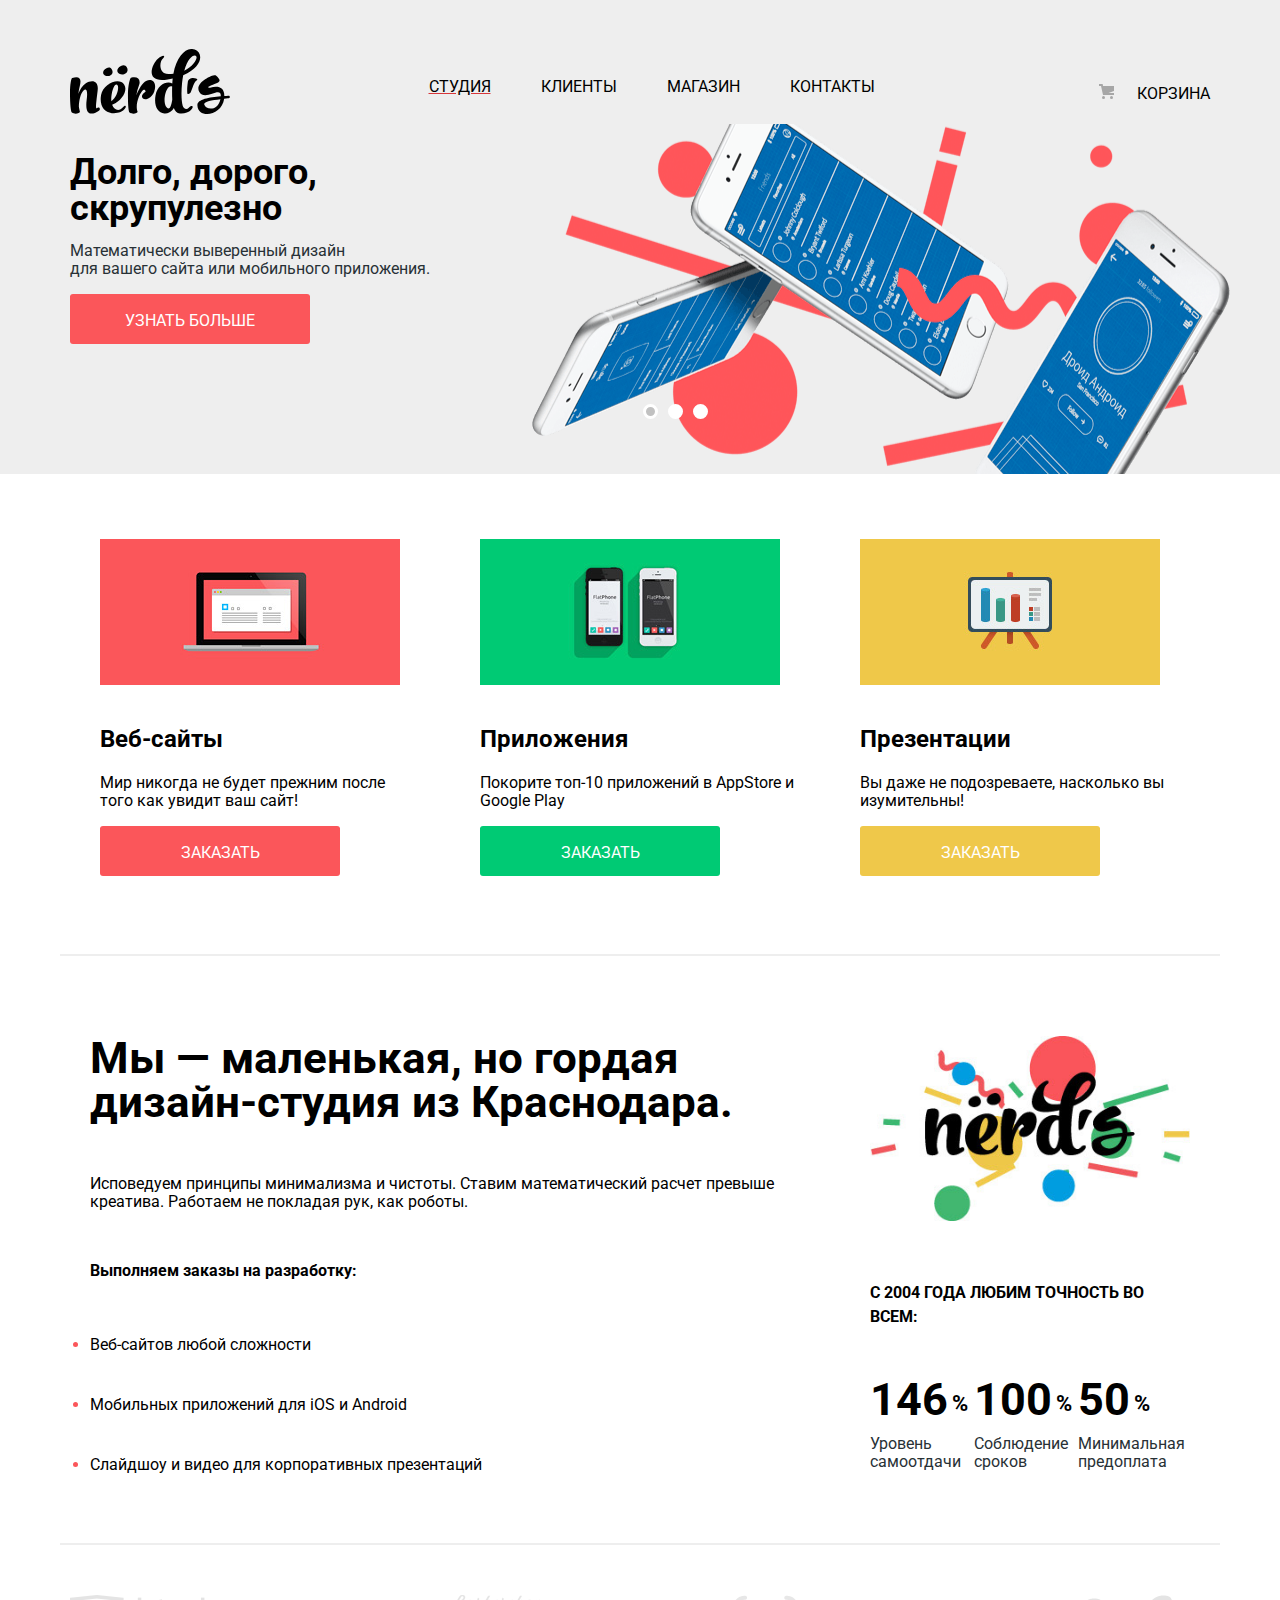
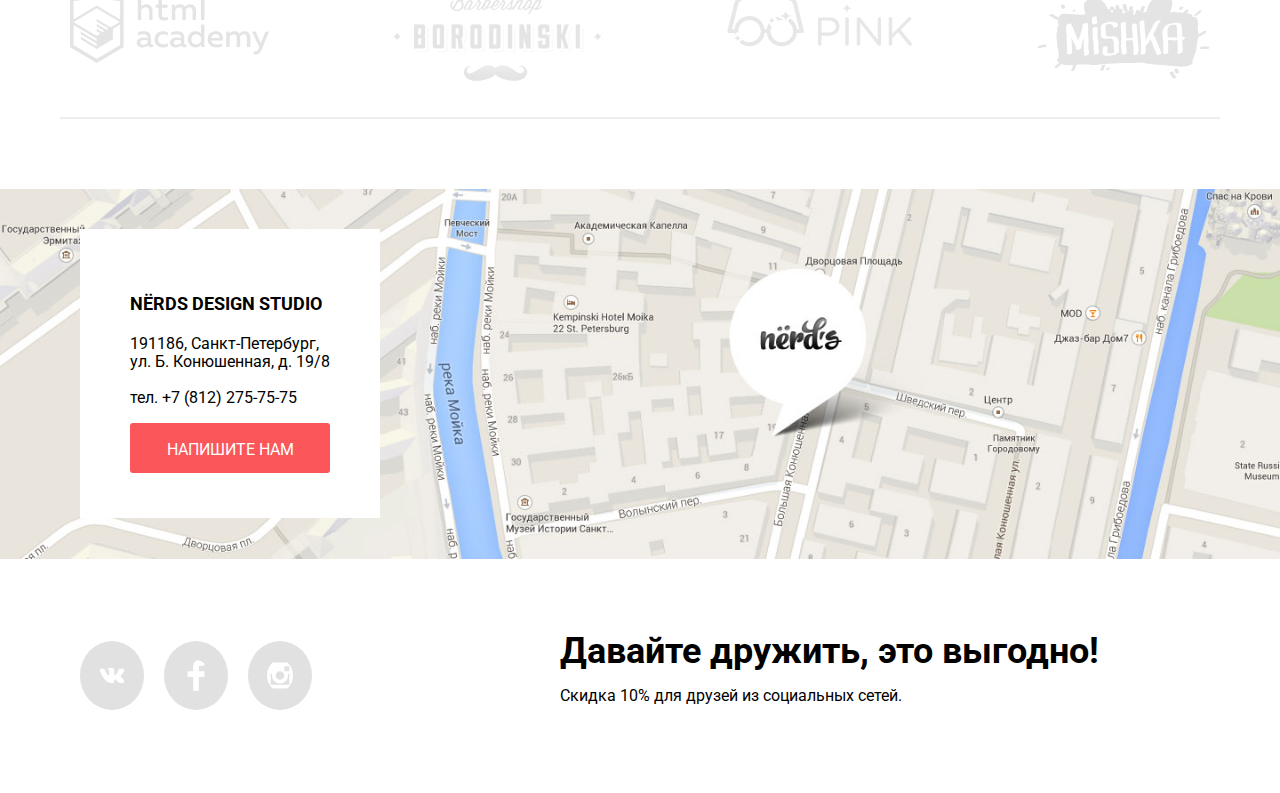
<file: index.html>
<!DOCTYPE html>
<html>

<head>
    <meta charset="utf-8">
    <title>nerds</title>
    <link href="https://fonts.googleapis.com/css?family=Roboto:400,700&display=swap&subset=cyrillic" rel="stylesheet">
    <link rel="stylesheet" href="css/normalize.css">
    <link rel="stylesheet" href="css/global.css">
    <link rel="stylesheet" href="css/index.css">
</head>

<body>

    <header class="main-header">
        <nav class="main-nav">
                <div class="wrapper">
                    <a href="#" class="index-logo">
                        <img src="img/svg/nerds-logo.svg" alt="nerds-logo">
                    </a>
                    <ul class="nav-list">
                        <li>
                            <a class="nav-link nav-link--active" href="#">СТУДИЯ</a>
                        </li>
                        <li>
                            <a class="nav-link" href="#">КЛИЕНТЫ</a>
                        </li>
                        <li>
                            <a class="nav-link" href="catalog.html">МАГАЗИН</a>
                        </li>
                        <li>
                            <a class="nav-link" href="#">КОНТАКТЫ</a>
                        </li>
                    </ul>
                    <div class="cart">
                        <a href="#" class="nav-link cart-link">КОРЗИНА</a>
                    </div>
                </div>
            
        </nav>
        <input name="toggle" id="slide1" type="radio" checked>
    <input name="toggle" id="slide2" type="radio">
    <input name="toggle" id="slide3" type="radio">
    <div class="button-controls">
      <label class="radio-label" for="slide1"></label>
      <label class="radio-label" for="slide2"></label>
      <label class="radio-label" for="slide3"></label>
    </div>
      <ul class="slider-list">
        <li>
            <div class="slide-text">
          <strong class="slide-title">Долго, дорого, скрупулезно</strong>
          <p>Математически выверенный дизайн<br>
            для вашего сайта или мобильного приложения.</p>
          <a class="button" href="#">Узнать больше</a>
        </div>
        </li>
        <li>
            <div class="slide-text">
          <strong class="slide-title">Любим математику<br>
            как никто другой</strong>
          <p>Никакого креатива, только математические формулы
            для расчета идеальных пропорций.</p>
          <a class="button" href="#">Узнать больше</a>
        </div>
        </li>
        <li>
          <div class="slide-text">
          <strong class="slide-title">Только ночь,<br>
            только хардкор</strong>
          <p>Работать днем, как все? Мы против этого.<br>
            Ближе к полуночи работа только начинается.</p>
          <a class="button" href="#">Узнать больше</a>
        </div>
        </li>
      </ul>
    </header>

    <main class="main-content">
        <h1 class="visually-hidden">
            Студия nerds
        </h1>
        <section class="main-services">
            <h2 class="visually-hidden">
                Услуги
            </h2>
            <ul class="services-list">
                <li>
                    <h2 class="service service-first">
                        Веб-сайты
                    </h2>
                    <p>
                        Мир никогда не будет прежним после того как увидит ваш сайт!
                    </p>
                    <a href="#" class="button button-red">
                        Заказать
                    </a>
                </li>
                <li>
                    <h2 class="service service-second">
                        Приложения
                    </h2>
                    <p>
                        Покорите топ-10 приложений в AppStore и Google Play
                    </p>
                    <a href="#" class="button button-green">
                        Заказать
                    </a>
                </li>
                <li>
                    <h2 class="service service-third">
                        Презентации
                    </h2>
                    <p>
                        Вы даже не подозреваете, насколько вы изумительны!
                    </p>
                    <a href="#" class="button button-yellow">
                        Заказать
                    </a>
                </li>
            </ul>
        </section>
        <section class="about-company">
            <h2 class="visually-hidden">
                О компании
            </h2>
            <div class="section-wrapper">
                <div class="left-wrapper">

                    <strong class="about-us">Мы — маленькая, но гордая дизайн-студия из Краснодара.</strong>
                    <p class="ad">Исповедуем принципы минимализма и чистоты. Ставим математический расчет
                        превыше креатива. Работаем не покладая рук, как роботы.</p>
                    <strong class="we-do">Выполняем заказы на разработку:</strong>

                    <ul class="order-list">
                        <li>
                            <p class="order-text">Веб-сайтов любой сложности</p>
                        </li>
                        <li>
                            <p class="order-text">Мобильных приложений для iOS и Android</p>
                        </li>
                        <li>
                            <p class="order-text">Слайдшоу и видео для корпоративных презентаций</p>
                        </li>
                    </ul>
                </div>

                <div class="right-wrapper">
                    <img src="img/nerds-illustration.jpg" alt="nerds">
                    <p class="since">
                        с 2004 года Любим точность во всем:
                    </p>
                    <ul class="percents-list">
                        <li>

                            <strong class="percent-number">146</strong>
                            <span class="percent">%</span>

                            <p class="percent-about">Уровень самоотдачи</p>
                        </li>
                        <li>
                            <strong class="percent-number">100</strong>
                            <span class="percent">%</span>
                            <p class="percent-about">Соблюдение сроков</p>
                        </li>
                        <li>
                            <strong class="percent-number">50</strong>
                            <span class="percent">%</span>
                            <p class="percent-about">Минимальная предоплата</p>
                        </li>
                    </ul>
                </div>
            </div>
        </section>
        <section class="sponsors">
            <h2 class="visually-hidden">
                Спонсоры
            </h2>
            <ul class="sponsors-list">
                <li>
                    <a href="">
                        <img src="img/logo-html.png" alt="Логотип html-academy">
                    </a>

                </li>
                <li>
                    <a href="">
                        <img src="img/logo-barbershop.png" alt="Логотип барбершоп 'Бородинский'">
                    </a>

                </li>
                <li>
                    <a href="">
                        <img src="img/logo-pink.png" alt="Логотип Pink">
                    </a>

                </li>
                <li>
                    <a href="">
                        <img src="img/logo-mishka.png" alt="Логотип mishka">
                    </a>

                </li>
            </ul>
        </section>
    </main>
    <footer class="main-footer">
        <div class="map-wrapper">
            <img src="img/map.jpg" alt="191186, Санкт-Петербург, 
            ул. Б. Конюшенная, д. 19/8">
            <div class="address-form">
                <h2 class="company-name">
                    NЁRDS DESIGN STUDIO
                </h2>
                <p class="address-and-phone">
                    191186, Санкт-Петербург,<br>
                    ул. Б. Конюшенная, д. 19/8<br>
                    <br>
                    тел. +7 (812) 275-75-75
                </p>
                <button class="button write-us-button" type="button">Напишите нам</button>
            </div>

        </div>
        <div class="footer-info">
            <ul class="soc-media">
                <li>
                    <a href="#" class="social-link">
                        <svg class="soc-link" xmlns="http://www.w3.org/2000/svg" width="26" height="15" viewBox="0 0 26 15"><path class="soc-link" fill="#FFF" d="M16.138 11.51c.956-.309 2.18 2.04 3.483 2.939.978.681 1.727.534 1.727.534l3.473-.05s1.815-.112.957-1.554c-.071-.12-.503-1.069-2.585-3.022-2.177-2.043-1.882-1.712.739-5.244 1.597-2.153 2.236-3.468 2.036-4.028-.192-.539-1.365-.399-1.365-.399L20.69.713c-.381.001-.704.119-.851.515-.003.004-.621 1.666-1.445 3.079-1.741 2.989-2.436 3.148-2.724 2.961-.661-.433-.494-1.737-.494-2.664 0-2.897.432-4.105-.846-4.417-.427-.104-.739-.172-1.828-.182-1.392-.021-2.574 0-3.244.329-.445.223-.786.712-.579.74.26.035.843.16 1.155.586.401.552.389 1.789.389 1.789s.229 3.411-.54 3.834c-.528.29-1.25-.302-2.803-3.016-.793-1.388-1.392-2.922-1.392-2.922s-.116-.285-.326-.441c-.25-.185-.6-.244-.6-.244L.848.684S.29.7.085.946c-.182.218-.015.668-.015.668s2.909 6.881 6.203 10.347c3.02 3.182 6.452 2.971 6.452 2.971h1.555s.469-.054.709-.312c.224-.24.214-.691.214-.691s-.031-2.109.935-2.419z"/></svg>
                    </a>
                </li>
                <li>
                    <a href="#" class="social-link">
                            <svg class="soc-link" xmlns="http://www.w3.org/2000/svg" width="12" height="22" viewBox="0 0 12 22"><path class="soc-link" fill="#FFF" d="M12 4V0H8a4 4 0 0 0-4 4v4H0v4h4v10h4V12h4V8H8V4h4z"/></svg>
                    </a>
                </li>
                <li>
                    <a href="#" class="social-link">
                            <svg class="soc-link" xmlns="http://www.w3.org/2000/svg" width="21" height="21" viewBox="0 0 21 21"><path class="soc-link" fill="#FFF" d="M18 0H3C1.35 0 0 1.35 0 3v15c0 1.65 1.35 3 3 3h15c1.65 0 3-1.35 3-3V3c0-1.65-1.35-3-3-3zm-7.5 7c1.93 0 3.5 1.57 3.5 3.5S12.43 14 10.5 14 7 12.43 7 10.5 8.57 7 10.5 7zM18 18H3V9h1.181A6.504 6.504 0 0 0 4 10.5a6.5 6.5 0 1 0 13 0 6.45 6.45 0 0 0-.181-1.5H18v9zm0-11h-4V3h4v4z"/></svg>
                    </a>
                </li>
            </ul>
            <div class="footer-text">
                <strong class="appeal">Давайте дружить, это выгодно!</strong>
                <p class="discount-offer">Скидка 10% для друзей из социальных сетей.</p>
            </div>
        </div>
    </footer>
    <section class="modal-section">
        <form method="POST" action="" class="write-us modal">
            <legend><strong class="modal-heading">Напишите нам</strong></legend>
            <div class="top-forms">
                <div class="name-form">
                    <label for="write-us-name"><strong class="modal-field">Ваше имя:</strong></label>
                    <input class="input-field" id="write-us-name" type="text" placeholder="Имя Фамилия" name="user-name">
                </div>
                <div class="email-form">
                    <label for="write-us-email"><strong class="modal-field">Ваш email:</strong></label>
                    <input class="input-field" id="write-us-email" type="email" placeholder="your@email.com" name="user-email">
                </div>
            </div>
            <div class="message-form">
                <label for="write-us-message"><strong class="modal-field">Текст письма:</strong></label>
                <textarea class="input-field" id="write-us-message" placeholder="В свободной форме:" name="user-message"></textarea>
            </div>
            <button class="button button-send" type="submit">Отправить</button>
            <button class="button button-close" type="button">Закрыть</button>
        </form>
    </section>

    <script src="js/modal.js"></script>
</body>

</html>
</file>
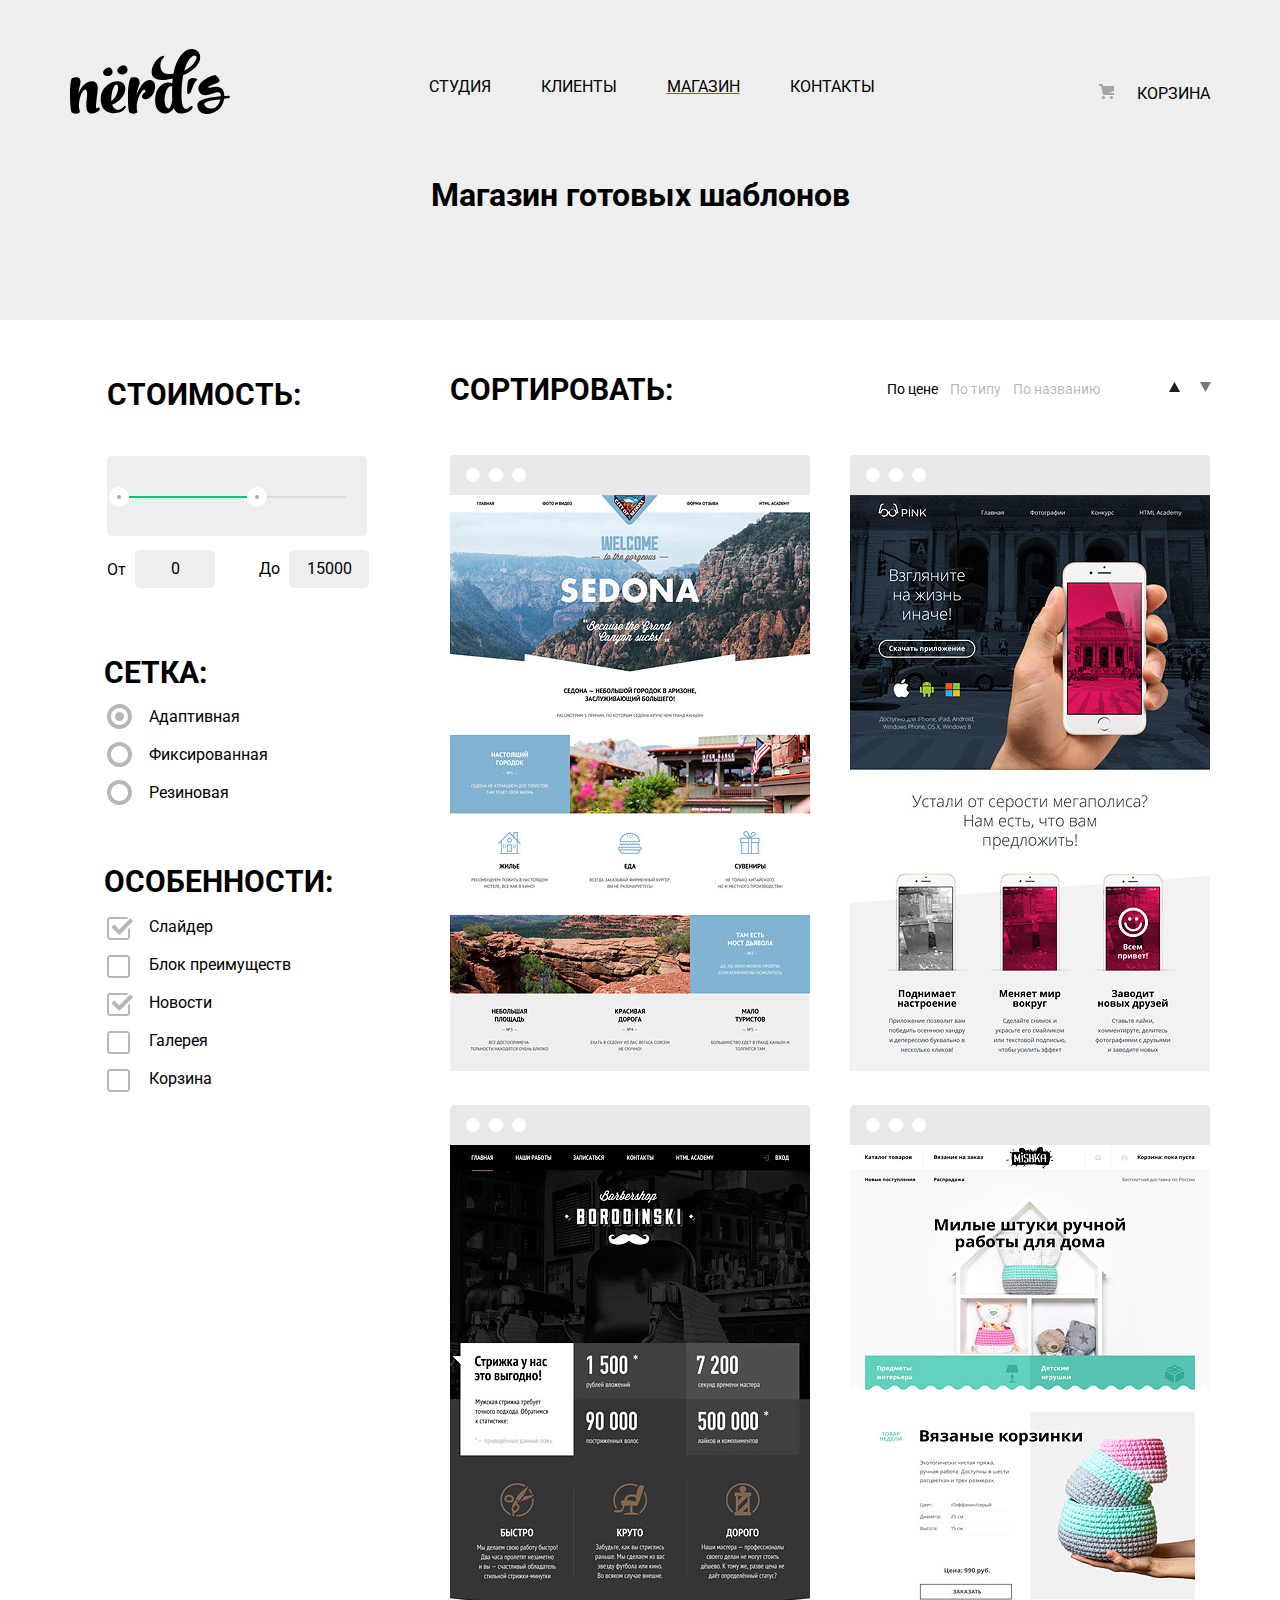
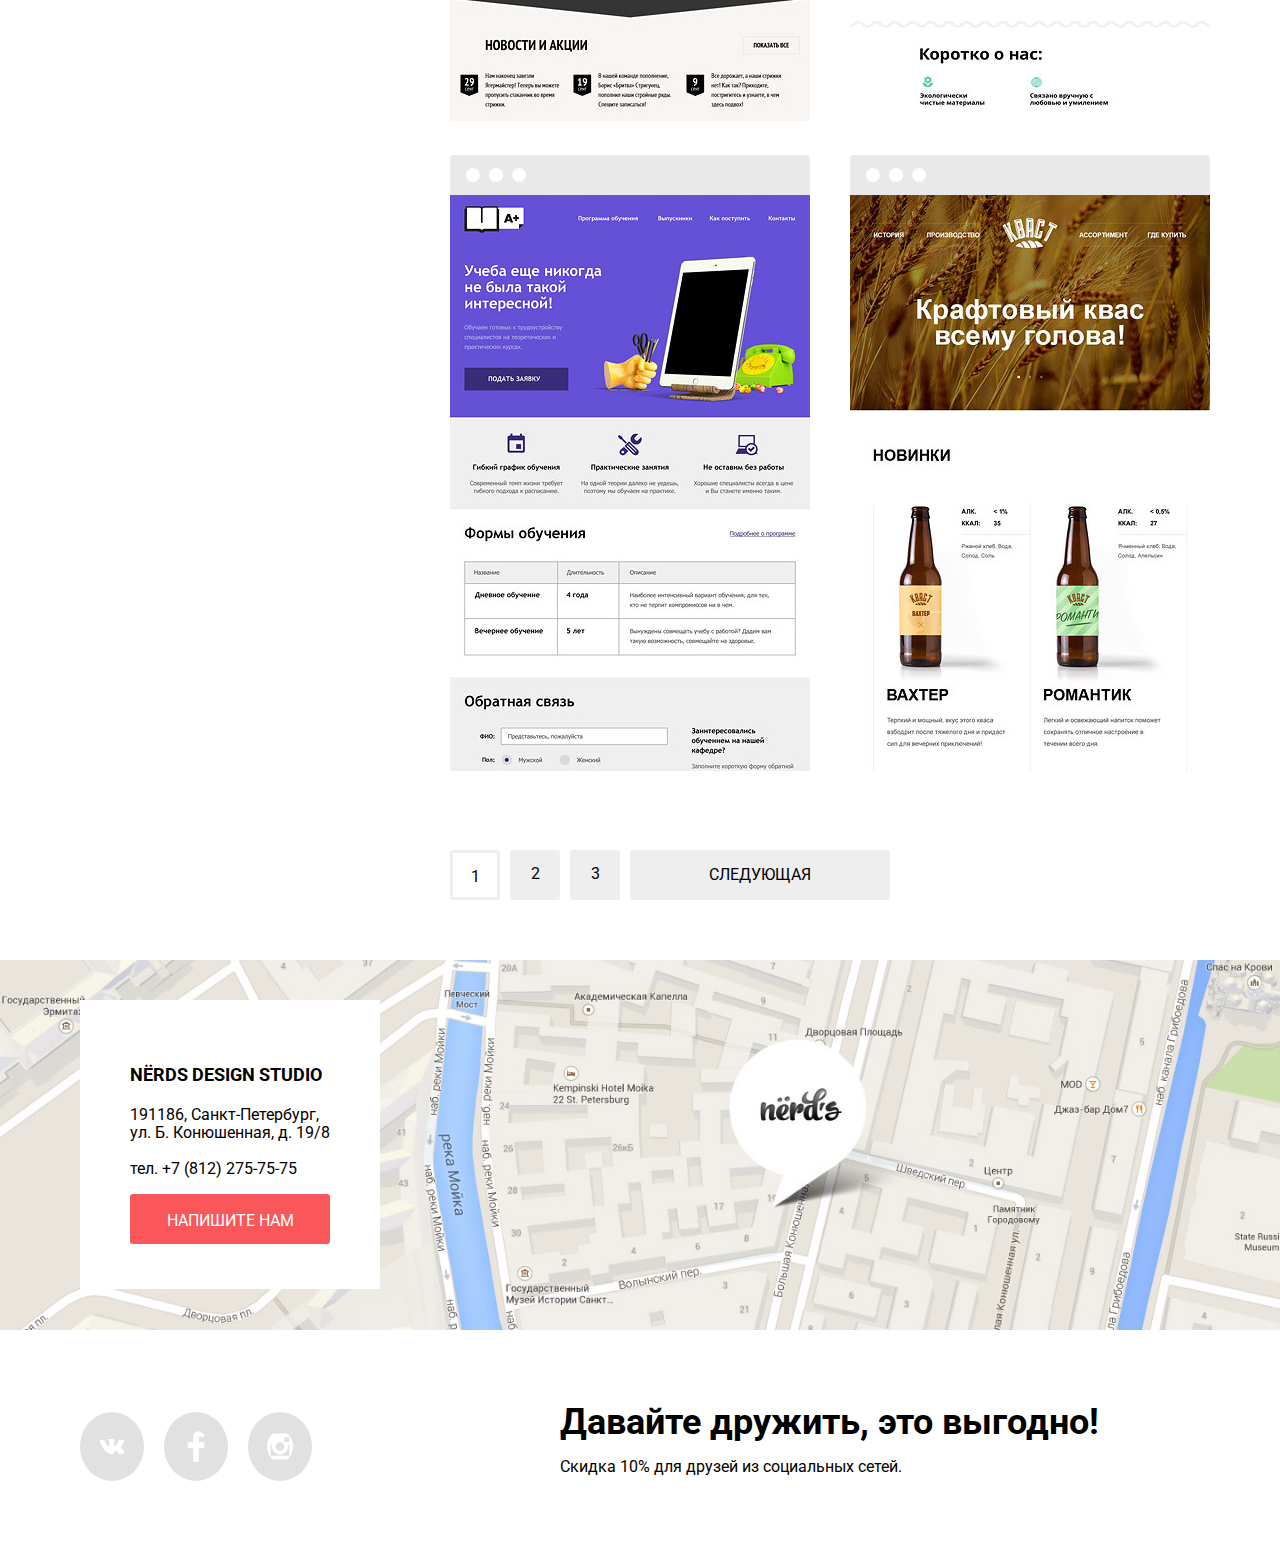
<file: catalog.html>
<!DOCTYPE html>
<html>

<head>
    <meta charset="utf-8">
    <title>nerds</title>
    <link href="https://fonts.googleapis.com/css?family=Roboto:400,700&display=swap&subset=cyrillic" rel="stylesheet">
    <link rel="stylesheet" href="css/normalize.css">
    <link rel="stylesheet" href="css/global.css">
    <link rel="stylesheet" href="css/catalog.css">
</head>

<body>
    <header class="main-header">
        <nav class="main-nav">
            <div class="main-nav-wrapper">
                <div class="wrapper">
                    <a href="index.html" class="index-logo">
                        <img src="img/svg/nerds-logo.svg" alt="nerds-logo">
                    </a>
                    <ul class="nav-list">
                        <li>
                            <a class="nav-link" href="index.html">СТУДИЯ</a>
                        </li>
                        <li>
                            <a class="nav-link" href="#">КЛИЕНТЫ</a>
                        </li>
                        <li>
                            <a class="nav-link nav-link--active" href="#">МАГАЗИН</a>
                        </li>
                        <li>
                            <a class="nav-link" href="#">КОНТАКТЫ</a>
                        </li>
                    </ul>
                    <div class="cart">
                        <a href="#" class="nav-link cart-link">КОРЗИНА</a>
                    </div>
                </div>
            </div>
            <h1 class="page-header">
                Магазин готовых шаблонов
            </h1>

        </nav>


    </header>
    <main class="main-content">
        <div class="main-wrapper">
            <section class="filter">
                <h2 class="visually-hidden">
                    Фильтр каталога
                </h2>
                <form action="" method="POST"  class="filter-form">
                        <fieldset class="price-field">
                            <legend  class="filter-name"><strong>стоимость:</strong></legend>
                            <div class="range-bg">
                                <div class="whole-range">
                                    <div class="chosen-range"></div>
                                </div>
                                <div class="toggle toggle-min">
            
                                </div>
                                <div class="toggle toggle-max">
            
                                </div>
                            </div>
                            <ul class="price-numbers">
                                <li>
                                    <label for="min-price">От</label>
                                    <input type="text" id="min-price" class="price-range-text" value="0">
                                </li>
                                <li>
            
                                    <label for="max-price">До</label>
                                    <input type="text" id="max-price" class="price-range-text" value="15000">
                                </li>
                            </ul>
                        </fieldset>
                        <fieldset class="radio-form">
                            <legend  class="filter-name"><strong>СЕТКА:</strong></legend>
                            <ul class="radio-list">
                                <li class="filter-option">
                                    <input checked name="radio" id="adaptive-radio" type="radio"
                                        class="visually-hidden radio-button">
                                    <label for="adaptive-radio">Адаптивная</label>
                                </li>
                                <li class="filter-option">
                                    <input name="radio" id="fixed-radio" type="radio" class="visually-hidden radio-button">
                                    <label for="fixed-radio">Фиксированная</label>
                                </li>
                                <li class="filter-option">
                                    <input name="radio" id="fluid-radio" type="radio" class="visually-hidden radio-button">
                                    <label for="fluid-radio">Резиновая</label>
                                </li>
                            </ul>
                        </fieldset>
                        <fieldset class="feature-form">
                            <legend  class="filter-name"><strong>ОСОБЕННОСТИ:</strong></legend>
                            <ul class="checkbox-list">
                                <li class="filter-option">
                                    <input type="checkbox" id="slider-checkbox" class="visually-hidden checkbox" checked>
                                    <label for="slider-checkbox">Слайдер</label>
                                </li>
                                <li class="filter-option">
                                    <input type="checkbox" id="advantages-checkbox" class="visually-hidden checkbox">
                                    <label for="advantages-checkbox">Блок преимуществ</label>
                                </li>
                                <li class="filter-option">
                                    <input type="checkbox" id="news-checkbox" class="visually-hidden checkbox" checked>
                                    <label for="news-checkbox">Новости</label>
                                </li>
                                <li class="filter-option">
                                    <input type="checkbox" id="gallery-checkbox" class="visually-hidden checkbox">
                                    <label for="gallery-checkbox">Галерея</label>
                                </li>
                                <li class="filter-option">
                                    <input type="checkbox" id="cart-checkbox" class="visually-hidden checkbox">
                                    <label for="cart-checkbox">Корзина</label>
                                </li>
                            </ul>
                        </fieldset>
                    </form>
            </section>
            <div class="section-wrapper">
                <section class="sort-by">
                    <h2 class="sort-by-heading">
                        Сортировать:
                    </h2>
                    <ul class="sort-by-list">
                        <li class="sort-by-price">
                            <a href="#" class="sort-by-link active-link">По цене</a>
                        </li>
                        <li class="sort-by-type">
                            <a href="#" class="sort-by-link">По типу</a>
                        </li>
                        <li class="sort-by-name">
                            <a href="#" class="sort-by-link">По названию</a>
                        </li>
                    </ul>
                    <form action="" method="POST" class="asc-desc">
                        <ul class="asc-desc-list">
                            <li>
                                <a href="#" class="asc-desc-link">
                                    <img src="img/icon-up-dir.png" width="11" height="10" alt="">
                                </a>
                            </li>
                            <li>
                                <a href="#" class="asc-desc-link">
                                    <img src="img/icon-down-dir.png" width=11 height=10 alt="">
                                </a>
                            </li>
                        </ul>
                    </form>
                </section>


                <section class="catalog">
                    <h2 class="visually-hidden">
                      Каталог товаров
                    </h2>
                    <ul class="deals-list">
                      <li class="deal-item">
                        <a class="item-link" href="#"><img src="img/layout-sedona.jpg" alt="Седона"></a>
                        <div class="hover-info">
                          <h3>SEDONA</h3>
                          <p>Информационный сайт
                            для туристов</p>
                          <a href="#" class="button order-button">9900 руб.</a>
                        </div>
                      </li>
                      <li class="deal-item">
                        <a class="item-link" href="#"><img src="img/layout-pink.jpg" alt="Пинк"></a>
                        <div class="hover-info">
                          <h3>PINK APP</h3>
                          <p>Продуктовый лендинг
                            приложения для iOS и Android</p>
                          <a href="#" class="button order-button">9900 руб.</a>
                        </div>
                      </li>
                      <li class="deal-item">
                        <a class="item-link" href="#"><img src="img/layout-barbershop.jpg" alt="Барбешоп"></a>
                        <div class="hover-info">
                          <h3>Barbershop</h3>
                          <p>Сайт салоны красоты. Для мужчин, да.</p>
                          <a href="#" class="button order-button">9900 руб.</a>
                        </div>
                      </li>
                      <li class="deal-item">
                        <a class="item-link" href="#"><img src="img/layout-mishka.jpg" alt="Мишка"></a>
                        <div class="hover-info">
                
                          <h3>MISHKA</h3>
                          <p>Интернет-магазин
                            вязаных игрушек</p>
                          <a href="#" class="button order-button">9900 руб.</a>
                        </div>
                      </li>
                      <li class="deal-item">
                        <a class="item-link" href="#"><img src="img/layout-aplus.jpg" alt="А плюс"></a>
                        <div class="hover-info">
                          <h3>A PLUS</h3>
                          <p>Лендинг курсов повышения квалификации</p>
                          <a href="#" class="button order-button">9900 руб.</a>
                        </div>
                      </li>
                      <li class="deal-item">
                        <a class="item-link" href="#"><img src="img/layout-kvast.jpg" alt="Кваст"></a>
                        <div class="hover-info">
                          <h3>KVAST</h3>
                          <p>Промо-сайт производителя
                            крафтового кваса</p>
                          <a href="#" class="button order-button">9900 руб.</a>
                        </div>
                      </li>
                    </ul>
                    <ul class="pages-list">
                      <li>
                        <a href="#" class="button page-link current-page">1</a>
                      </li>
                      <li>
                        <a href="#" class="button page-link">2</a>
                      </li>
                      <li>
                        <a href="#" class="button page-link">3</a>
                      </li>
                      <li>
                        <a href="#" class="button next-link">Следующая</a>
                      </li>
                    </ul>
                  </section>
            </div>
        </div>
    </main>
    <footer class="main-footer">
        <div class="map-wrapper">
            <img src="img/map.jpg" alt="191186, Санкт-Петербург, 
            ул. Б. Конюшенная, д. 19/8">
            <div class="address-form">
                <h2 class="company-name">
                    NЁRDS DESIGN STUDIO
                </h2>
                <p class="address-and-phone">
                    191186, Санкт-Петербург,<br>
                    ул. Б. Конюшенная, д. 19/8<br>
                    <br>
                    тел. +7 (812) 275-75-75
                </p>
                <button class="button write-us-button" type="button">Напишите нам</button>
            </div>

        </div>


        <div class="footer-info">
            <ul class="soc-media">
                <li>
                    <a href="#" class="social-link">
                        <svg class="soc-link" xmlns="http://www.w3.org/2000/svg" width="26" height="15" viewBox="0 0 26 15"><path class="soc-link" fill="#FFF" d="M16.138 11.51c.956-.309 2.18 2.04 3.483 2.939.978.681 1.727.534 1.727.534l3.473-.05s1.815-.112.957-1.554c-.071-.12-.503-1.069-2.585-3.022-2.177-2.043-1.882-1.712.739-5.244 1.597-2.153 2.236-3.468 2.036-4.028-.192-.539-1.365-.399-1.365-.399L20.69.713c-.381.001-.704.119-.851.515-.003.004-.621 1.666-1.445 3.079-1.741 2.989-2.436 3.148-2.724 2.961-.661-.433-.494-1.737-.494-2.664 0-2.897.432-4.105-.846-4.417-.427-.104-.739-.172-1.828-.182-1.392-.021-2.574 0-3.244.329-.445.223-.786.712-.579.74.26.035.843.16 1.155.586.401.552.389 1.789.389 1.789s.229 3.411-.54 3.834c-.528.29-1.25-.302-2.803-3.016-.793-1.388-1.392-2.922-1.392-2.922s-.116-.285-.326-.441c-.25-.185-.6-.244-.6-.244L.848.684S.29.7.085.946c-.182.218-.015.668-.015.668s2.909 6.881 6.203 10.347c3.02 3.182 6.452 2.971 6.452 2.971h1.555s.469-.054.709-.312c.224-.24.214-.691.214-.691s-.031-2.109.935-2.419z"/></svg>
                    </a>
                </li>
                <li>
                    <a href="#" class="social-link">
                            <svg class="soc-link" xmlns="http://www.w3.org/2000/svg" width="12" height="22" viewBox="0 0 12 22"><path class="soc-link" fill="#FFF" d="M12 4V0H8a4 4 0 0 0-4 4v4H0v4h4v10h4V12h4V8H8V4h4z"/></svg>
                    </a>
                </li>
                <li>
                    <a href="#" class="social-link">
                            <svg class="soc-link" xmlns="http://www.w3.org/2000/svg" width="21" height="21" viewBox="0 0 21 21"><path class="soc-link" fill="#FFF" d="M18 0H3C1.35 0 0 1.35 0 3v15c0 1.65 1.35 3 3 3h15c1.65 0 3-1.35 3-3V3c0-1.65-1.35-3-3-3zm-7.5 7c1.93 0 3.5 1.57 3.5 3.5S12.43 14 10.5 14 7 12.43 7 10.5 8.57 7 10.5 7zM18 18H3V9h1.181A6.504 6.504 0 0 0 4 10.5a6.5 6.5 0 1 0 13 0 6.45 6.45 0 0 0-.181-1.5H18v9zm0-11h-4V3h4v4z"/></svg>
                    </a>
                </li>
            </ul>
            <div class="footer-text">
                <strong class="appeal">Давайте дружить, это выгодно!</strong>
                <p class="discount-offer">Скидка 10% для друзей из социальных сетей.</p>
            </div>
        </div>
    </footer>
    <section class="modal-section">
        <form method="POST" action="" class="write-us modal">
            <legend><strong class="modal-heading">Напишите нам</strong></legend>
            <div class="top-forms">
                <div class="name-form">
                    <label for="write-us-name"><strong class="modal-field">Ваше имя:</strong></label>
                    <input class="input-field" id="write-us-name" type="text" placeholder="Имя Фамилия" name="user-name">
                </div>
                <div class="email-form">
                    <label for="write-us-email"><strong class="modal-field">Ваш email:</strong></label>
                    <input class="input-field" id="write-us-email" type="email" placeholder="your@email.com" name="user-email">
                </div>
            </div>
            <div class="message-form">
                <label for="write-us-message"><strong class="modal-field">Текст письма:</strong></label>
                <textarea class="input-field" id="write-us-message" placeholder="В свободной форме:" name="user-message"></textarea>
            </div>
            <button class="button button-send" type="submit">Отправить</button>
            <button class="button button-close" type="button">Закрыть</button>
        </form>
    </section>
    <script src="js/modal.js"></script>
</body>

</html>
</file>
<file: css/global.css>
/*Rules that are applicable to every page*/

body {
  margin: 0px;
  padding: 0px;

  font-family: 'Roboto', Arial, sans-serif;

  font-size: 16px;
  font-weight: 400;
  line-height: 18px;

  color: #000;  
  background-color: #fff;

  box-sizing: border-box;
}

*, *::after, *::before{
  box-sizing: inherit;
}

img {
  width: 100%;
  height: auto;
}

/*Hide elements*/
.visually-hidden {
  position: absolute !important;
  clip: rect(1px, 1px, 1px, 1px);
  padding: 0 !important;
  border: 0 !important;
  height: 1px !important;
  width: 1px !important;
  overflow: hidden;
}

/*Disable underline*/
a {
  text-decoration: none;
}

/*Header*/
.main-header {
  background-color: #eeeeee;
}

.main-nav, .cart {
  line-height: 30px;
  padding-top: 49px;

}

.main-nav{
  width: 100%;
  background-color: #eee;
}

.wrapper {
  width: 1180px;
  margin: 0 auto;
  padding: 0 20px;
  display: flex;
  justify-content: space-between;
}
/*List in line*/
.nav-list{
  display: flex;
  flex-wrap: wrap;
  align-content: center;
  width: 600px;
  padding: 0 20px;
}
.nav-list li {
  padding: 0 25px;
  text-align: center;
  
  vertical-align: middle;
}
.nav-link--active {
  text-decoration: underline;
  text-decoration-color: #d7373b;
}
/*Background image*/
/*Cart*/
.cart{
  padding-top: 30px;
}
.cart-link{
  position: relative;
}
.cart-link::before{
  content: "";

  width: 16px;
  height: 18px;

  position: absolute;
  top: 0;
  right: 95px;

  background-image: url("../img/svg/cart-icon.svg");
  background-repeat: no-repeat;
  background-position: 0 0;
}

/*List styles*/
ul {
  list-style-type: none;
}

/*Headings*/
h2 {
  color: #000;
  background-color: #fff;
  font-size: 24px;
  line-height: 30px
}

/*Links in different states*/

.nav-link {
  color: #000;
}

.nav-link:hover {
  color: #fb565a;
}

.nav-link:focus {
  text-decoration: underline;
  text-decoration-color: #fb565a;
}

.nav-link:active {
  color: rgb(0, 0, 0, 0.3);
  text-decoration: none;
}

/*Different states of buttons and links that looks like buttons*/

.button {
  font-family: inherit;

  text-align: center;
  text-transform: uppercase;

  display: inline-block;

  background-color: #fb565a;
  color: #fff;

  padding: 15px 15px;
  margin: 0;

  width: 240px;
  height: 50px;

  border-width: 3px 0 0 0;
  border-color: #fb565a;
  border-style: solid;
  border-radius: 3px;
  
  text-decoration: none;
  cursor: pointer;
}

.button:hover {
  background-color: #e74246;
  border-color: #e74246;
}

.button:focus {
  background-color: #d7373b;
  color: rgba(255, 255, 255, 0.3);
  border-top-style: solid;
  border-top-width: 3px;
  border-top-color: rgb(0, 0, 0, 0.1);
}

/*Fonts that differ from inherited ones*/

/*In headings*/

.discount-offer {
  line-height: 22px;
}

.company-name, .sort-by-heading {
  font-size: 18px;
}

.modal-heading {
  font-size: 45px;
  line-height: 45px
}

/*Bold fonts that aren't heading*/

.appeal {
  font-size: 36px;
  line-height: 36px
}

.modal-field {
  line-height: 18px;
}

/*Address and form*/

.address-form {
  background-color: #fff;
  width: 300px;
  padding: 45px 50px;
}
.write-us-button{
  width: 200px;
}

.address-form{
  position: absolute;
  top: 40px;
  left: 80px;
}

.map-wrapper{
  position: relative;
}
/*Social links*/
/* .social-link object{
  background-color: #e1e1e1;
  width: 60px;
  height: 60px;
  padding: 8px;
  border: 10px solid #e1e1e1;
  border-radius: 50%;
}
.social-link object:hover {
  background-color: #e74246;
}
.social-link object:active {
  background-color: #d7373b;
  opacity: 0.3;
} */
.soc-link {
  background-color: #e1e1e1;
  width: 64px;
  height: 69px;
  padding: 19px;
  border-radius: 50%;
}
.soc-link:hover {
  background-color: #e74246;
}
.soc-link:active {
  background-color: #d7373b;
  opacity: 0.3;;
}
.social-link{
  padding: 10px;
}
.soc-media{
  display: flex;
  width: 400px;
  padding: 0 20px;
  flex-wrap: nowrap;
  align-items: center;
  justify-content: flex-start;
}
.footer-text{
  display: flex;
  justify-content: center;
  width: 560px;
  flex-direction: column;
  margin: 0 auto;
}
.footer-info{
  display: flex;
  width: 1180px;
  padding: 70px 0;
  margin: 0 auto;
}

/*Write us modal*/
.modal-heading{
  display: inline-block;
  padding-bottom: 50px;
}
.top-forms{
  display: flex;
  width: 760px;
  justify-content: space-between;
  padding-bottom: 30px;
}

/*write us modal form*/
.modal-section{
  display: none;
}
.write-us{
  width: 1000px;
  height: 590px;
  color: #000;
  background-color: #fff;
  box-sizing: border-box;

  padding: 100px 100px;

  display: flex;
  flex-direction: column;
  margin: 0 auto;

  position: relative;

  box-shadow: 0 0 15px rgba(0, 1, 1, 0.7);
}
.button-close{
  position: absolute;
  top: 80px;
  left: 880px;

  width: 21px;
  height: 21px;

  font-size: 0;
  border: none;

  background-color: #fff;
}
.button-close:hover{
  background-color: #fff;
}
.button-close:focus{
  background: #fff;

}
.button-close::before{
  content: "";
  position: absolute;
  width: 21px;
  height: 21px;
  top: 4px;
  left: 4px;
  background-image: url("../img/svg/close-cross.svg");
  background-repeat: no-repeat;
  opacity: 0.3;
}
.button-close:hover:before{
  opacity: 1;
}
.button-close:active::before,
.button-close:focus::before{
  opacity: 0.1;
}
.button-send{
  width: 260px;
}

.top-forms{
  display: flex;
  justify-content: space-between;
}
.write-us label{
  display: block;
}
.name-form, .email-form{
  width: 400px;
  padding: 0 20px;
}
.message-form{
  width: 800px;
  padding: 0 20px;
}
.name-form input, .email-form input{
  width: 380px;
  height: 50px;
  border: 2px solid #d7dcde;
  background-color: #fff;
  color: rgba(0, 0, 0, 0.5);
}
.message-form textarea{
  width: 780px;
  height: 120px;
  border: 2px solid #d7dcde;
  background-color: #fff;
  color: rgba(0, 0, 0, 0.5);
  resize: none;
}
.write-us legend{
  padding: 10px 20px
}
.button-send{
  margin: 20px;
  padding: 10px 20px;
}
.input-field {
  outline: none;
}
.input-field:hover {
  border-color: #b4b9bb;
}
.input-field:active {
  border-color: #000000;
}
.input-field:invalid {
  border-color: #e74246;
  color: #e74246;
}


/*Ascending descending sort menu*/
ul{
  padding: 0;
  margin: 0;
}

/*Modal*/
.modal-show{
  display: block;
  position: fixed;
  top: 190px;
  left: 180px; 
}
</file>
<file: css/index.css>
/*Links in different states*/

a.button-green {
  border-color: #00ca74;
  border-style: solid;
  background-color: #00ca74;
}

a.button-yellow {
  border-color: #efc84a;
  border-style: solid;
  background-color: #efc84a;
}

a.button-green:hover {
  background-color: #00bc6c;
  border-color: #00bc6c;
}

a.button-green:focus {
  background-color: #00aa62;
  color: rgba(255, 255, 255, 0.3);
}

a.button-yellow:hover {
  background-color: #eab534;
  border-color: #eab534;
}

a.button-yellow:focus {
  background-color: #e5a722;
  color: rgba(255, 255, 255, 0.3);
}

/*Lists*/

.order-list li {
  list-style-type: initial;
  color: #fb565a;
  padding: 5px 0;
}

.order-text {
  font-size: 16px;
  line-height: 18px;
  color: #000;
  background-color: #fff;
}

/*Lists in line*/

.percents-list {
  padding: 0;
}

.percent {
  vertical-align: top;
  font-size: 22px;
  font-weight: 700;
}

.percents-list li {
  display: inline-block;
  width: 100px;
}

/*Fonts that differ from inherited*/

.percent-about {
  color: #283136;
}

/*Bold fonts that aren't headings*/

.about-us {
  font-size: 44px;
  line-height: 44px;
  padding-bottom: 35px;
  display: inline-block;
}

.percent-number {
  font-size: 45px;
  line-height: 10px
}

.since {
  font-weight: 700;
  font-size: 16px;
  padding-bottom: 50px;
  padding-top: 40px;
  text-transform: uppercase;
  line-height: 24px;
}

.ad {
  padding-bottom: 35px;
}

.we-do {
  display: inline-block;
  padding-bottom: 35px;
}

/*flex*/

/*Основная навигация*/


/*Слайды в шапке*/


header{
  position: relative;
}
input[name="toggle"]{
  position: absolute;
  opacity: 0;
}
.button-controls{
  position: absolute;
  width: 150px;
  height: 20px;
  z-index: 100;
 
  left: 50%;
  bottom: 50px;
}
.radio-label{
  display: inline-block;
  box-sizing: border-box;
  width: 15px;
  height: 15px;;
  margin: 0 3px;
  border: 3px solid #fff;
  background-color: #fff;
  border-radius: 50%;
  cursor: pointer;
}
.slider-list{
  width: 100%;
  background-color: #eee;
}
.slider-list li{
  box-sizing: border-box;
  width: 1180px;
  padding: 0 20px;
  margin: 0 auto;
  height: 350px;
}
.slider-list li{
  display: none;
}
#slide1:checked~.button-controls label[for="slide1"],
#slide2:checked~.button-controls label[for="slide2"],
#slide3:checked~.button-controls label[for="slide3"]{
  background-color: #c1c1c1;
}
#slide1:checked~.slider-list li:nth-child(1){
  display: block;
}
#slide2:checked~.slider-list li:nth-child(2){
  display: block;
}
#slide3:checked~.slider-list li:nth-child(3){
  display: block;
}
.slider-list li:nth-child(1){

  background-image: url("../img/slide1.png");
  background-repeat: no-repeat;
  background-position: 100% 40%;
}
.slider-list li:nth-child(2){

  background-image: url("../img/slide2.png");
  background-repeat: no-repeat;
  background-position: 100% 40%;
}
.slider-list li:nth-child(3){

  background-image: url("../img/slide3.png");
  background-repeat: no-repeat;
  background-position: 100% 40%;
}

.slide-text {
  width: 380px;
  padding: 30px 0;
  color: #283136;
}

.slide-title {
  font-size: 36px;
  line-height: 1;
  font-weight: bold;
  color: black;
}

/*Раздел section с услугами*/

.main-services {
  padding-top: 30px;
  width: 100%;
}

.services-list {
  display: flex;
  justify-content: space-around;
  width: 1180px;
  padding: 0 20px;
  margin: 0 auto;
}

.services-list li {
  width: 360px;
  padding: 0 20px;
}

/*Раздел section с описанием компании*/

.about-company {
  width: 100%;
  padding-top: 80px;
  padding-bottom: 50px;
}

.section-wrapper {
  display: flex;
  width: 1180px;
  margin: 0 auto;
  padding: 0 20px;
  justify-content: space-between;
}

.left-wrapper {
  width: 760px;
  padding: 0 20px;
  margin: 0;
}

.right-wrapper {
  width: 360px;
  padding: 0 20px;
  margin: 0;
}

/*Спонсоры*/

.sponsors-list {
  display: flex;
  width: 1180px;
  padding: 0 20px;
  margin: 0 auto;
  justify-content: space-between;
}

/*Background images*/

/*For section with class: main-services*/

.main-services {
  padding-bottom: 80px;
}

.service {
  position: relative;
  padding-top: 200px;
}

.service-first::before {
  content: "";
  width: 300px;
  height: 146px;
  position: absolute;
  top: 15px;
  background-image: url("../img/illustration-1.jpg");
  background-repeat: no-repeat;
  background-size: contain;
}

.service-second::before {
  content: "";
  width: 300px;
  height: 146px;
  position: absolute;
  top: 15px;
  background-image: url("../img/illustration-2.jpg");
  background-repeat: no-repeat;
  background-size: contain;
}

.service-third::before {
  content: "";
  width: 300px;
  height: 146px;
  position: absolute;
  top: 15px;
  background-image: url("../img/illustration-3.jpg");
  background-repeat: no-repeat;
  background-size: contain;
}

/*Opacity on sponsors images*/

.sponsors-list img {
  opacity: 0.2;
}

.sponsors-list img:hover {
  opacity: 1;
}

.sponsors-list img {
  opacity: 0.1;
}

/*Divide between sections*/
.main-services{
  background-image: url("../img/divide.png");
  background-repeat: no-repeat;
  background-position: bottom; 
}
.about-company{
  background-image: url("../img/divide.png");
  background-repeat: no-repeat;
  background-position: bottom; 

}
.sponsors{
  background-image: url("../img/divide.png");
  background-repeat: no-repeat;
  background-position: bottom;
  padding: 50px 0 30px 0;
  margin-bottom: 70px;
}
</file>
<file: css/catalog.css>
/*Заголовки*/
h3 {
  font-size: 18px;
  line-height: 30px;
}
/*Шрифты, которые отличаются от наследуемых*/
/*Жирный шрифт на макете, который заголовком не является*/
.filter-name, .sort-by-heading{
  font-size: 30px;
  line-height: 1;
  text-transform: uppercase;
}

/*Ссылки*/
.next-link{
  background-color: #eeeeee;
}
.sort-by-link, .asc-desc-link{
  font-size: 14px;
  line-height: 18px;
  color: rgba(0, 0, 0, 0.3);
}
.sort-by-link:hover, .asc-desc-link:hover{
  color: rgba(0, 0, 0, 0.6);
}
.sort-by-link:focus, .asc-desc-link:focus, .active-link{
  text-decoration: none;
  color: rgba(0, 0, 0, 1);
}

/*Flex*/
/*Навигация*/
.main-nav{
  display: flex;
  min-height: 320px;
  flex-direction: column;
  align-items: center;
  justify-content: space-between;
}
.page-header{
  margin-bottom: 110px;
}

/*Каталог*/
.deals-list{
  width: 760px;
}
.deals-list{
  display: flex;
  flex-wrap: wrap;
}


/*Main*/
.main-content{
  width: 100%;
  margin-top: 60px;
}
.main-wrapper{
  display: flex;
  width: 1180px;
  padding: 0 20px;
  margin: 0 auto;
}
.sort-by{
  width: 760px;
}

/*Sort + catalog*/
.section-wrapper{
  display: flex;
  flex-direction: column;
}
.filter{
  width: 360px;
  padding: 0 20px;
}
.catalog{
  width: 760px;
  padding: 0 20px;
  align-content: space-between;
}
/*Sort*/
.sort-by{
position: relative;
width: 800px;
padding: 0 20px;
height: 60px;
}
.sort-by-heading{
position: absolute;
top: -30px;
left: 40px;
}
.sort-by-list{
position: relative;
top: 0;
left: 390px;

display: flex;
justify-content: flex-end;
width: 280px;
}
.sort-by-type{
padding: 0 12px;
}
.asc-desc-list{
  display: flex;
  justify-content: space-between;
  width: 60px;
}

/*Hide dots on the lists and adjust them to the left*/
.checkbox-list, .radio-list, .price-numbers{
margin: 0;
padding: 0;

list-style-type: none;
}
.checkbox-list li, .radio-list li{
padding: 5px 35px;
}
.checkbox-list label, .radio-list label{
position: relative;
display: block;
cursor: pointer;
}
/*Radio buttons and checkboxes when checked and unchecked*/
.radio-button + label::before{
content: "";
position: absolute;
left: -42px;
top: -4px;

width: 25px;
height: 25px;

background-image: url("../img/svg/radio-off.svg");
background-repeat: no-repeat;
opacity: 0.4;
}
.radio-button:checked + label::after{
content: "";
position: absolute;
left: -42px;
top: -4px;

width: 25px;
height: 25px;

background-image: url("../img/svg/radio-on.svg");
background-repeat: no-repeat;
opacity: 0.4;
}

.radio-button:checked + label::before{
display: none;
}
.checkbox + label::before{
content: "";
position: absolute;
left: -42px;
top: -1px;

width: 25px;
height: 25px;

background-image: url("../img/svg/checkbox-off.svg");
background-repeat: no-repeat;
opacity: 0.4;
}
.checkbox:checked + label::after{
content: "";

position: absolute;
left: -41.6px;
top: -1px;

width: 27px;
height: 23px;

background-image: url("../img/svg/checkbox-on.svg");
background-repeat: no-repeat;
opacity: 0.4;
}
.checkbox:checked + label::before{
display: none;
}

.radio-button + label:hover::before,
.radio-button:checked + label:hover::after,
.checkbox + label:hover::before,
.checkbox:checked + label:hover::after{
opacity: 1;
}
/*Hide border on forms*/
form fieldset{
border: none;
}

/*First form with double range and inputs fields*/
.price-range-text{
background-color: #eeeeee;
border: none;

width: 80px;
height: 38px;


text-align: center;

border-radius: 5px;
font-size: 16px;

margin-left: 5px;
}
label[for="max-price"]{
padding-left: 40px;
}
.price-field strong{
text-transform: uppercase;
}
form legend{
font-size: 18px;
line-height: 30px;
}

.price-numbers li{
display: inline-block;
}
/*Double range*/
.chosen-range{
position: absolute;
top: 0px;
left: 1px;

height: 2px;
width: 140px;

background-color: #00ca74;
}
.whole-range{
position: absolute;
top: 40px;
left: 5px;

height: 2px;
width: 90%;

background-color: #d7dcde;
}

.range-bg{
position: relative;

box-sizing: border-box;

width: 260px;
height: 80px;

margin-top: 40px;

background-color: #eeeeee;
border-radius: 5px;
}

.toggle{
position: relative;

box-sizing: border-box;
width: 20px;
height: 20px;
background-color: #ababab;
border-radius: 50%;
border: 8px solid #fff;
}
.toggle-min{
top: 31px;
left: 2px;
}
.toggle-max{
top: 11px;
left: 140px;
}
.price-form{
width: 260px;
}
/*Spaces between forms*/
.price-numbers{
padding-top: 14px;
}
.price-field{
margin-bottom: 60px;
}
.radio-form{
margin-bottom: 50px;
}
.radio-list, .checkbox-list{
margin-left: 10px;
}
.price-field{
margin-left: 5px;
}

.radio-list li, .checkbox-list li{
padding-top: 15px;
}


/*Main offers*/
.hover-info{
display: none;
}
.deal-item:hover > .hover-info,
.deal-item:focus > .hover-info,
.deal-item:active > .hover-info
{
display: block;
}
.deal-item:hover > .hover-info::after,
.deal-item:active > .hover-info::after,
.deal-item:focus > .hover-info::after{
content: "";
position: absolute;
top: -404px;
left: 0;
width: 360px;
height: 40px;

background-image: url("../img/svg/browser.svg");
background-repeat: no-repeat;
}

/*Flex*/
.deals-list{
list-style-type: none;
width: 800px;
padding: 0 20px;
margin: 0 auto;
display: flex;
flex-wrap: wrap;
justify-content: space-between;
align-content: center;
}
.item-link img{
width: 360px;
height: 616px;
}
.deal-item{
position: relative;
padding: 15px 0;
}
.hover-info{
position: absolute;
top: 420px;
left: 0;

width: 360px;
min-height: 213px;

background-color: #eeeeee;
text-align: center;
}


/*flex links to dif pages at the bottom*/
.pages-list{
list-style-type: none;
width: 450px;
margin: 60px 0;
padding: 0 15px;
display: flex;
justify-content: space-between;
}
.pages-list li{
padding: 0 5px;
}
.page-link{
width: 50px;
height: 50px;

border: none;
background-color: #eeeeee;
color: #000;
}
.page-link:hover{
background-color: #dfdfdf;
border: none;
}
.page-link:active{
background-color: #d5d5d5;
border-top: 3px solid rgba(0, 0, 1, 0.1);
}
.page-link:focus, 
.current-page{
border: 3px solid #eee;
background-color: #fff;
color: #000;
}
.next-link{
width: 260px;

line-height: 20px;

background-color: #eeeeee;
color: #000;

border: none;
}
.next-link:hover{
background-color: #dfdfdf;
}
.next-link:active, .next-link:focus{
background-color: #d5d5d5;
border-top: 3px solid rgba(0, 0, 1, 0.1);
}


.asc-desc-list li{
display: inline-block;
padding: 0 9px;
}
.sort-by-list{
align-items: center;
}

.asc-desc{
position: relative;
top: -50px;
left: 740px;
}
.asc-desc-list{
position: absolute;
top: 30px;
left: -10px;
}
.asc-desc-list img{
opacity: 0.6;
}
img[src*="up-dir"]{
opacity: 1;
}
</file>
